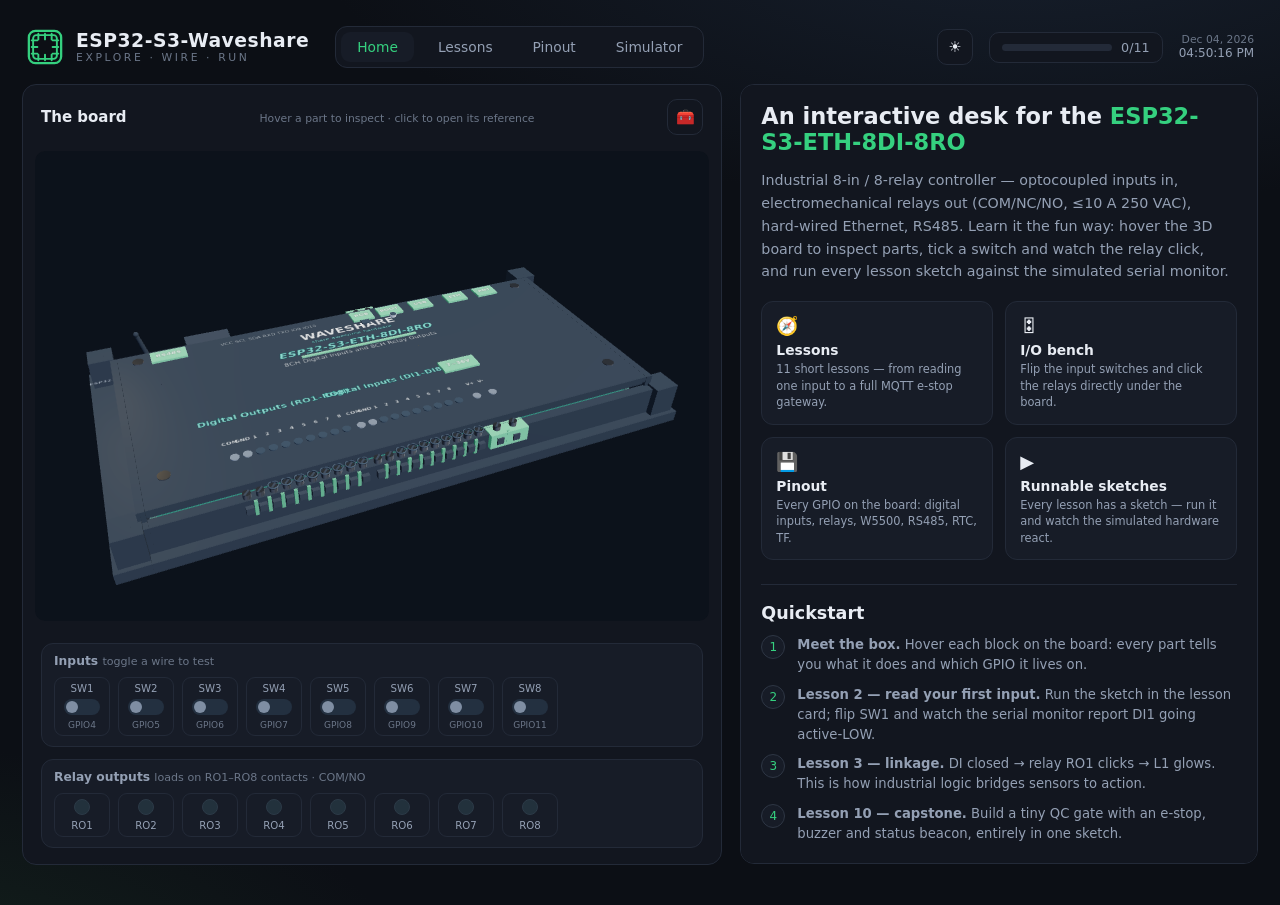
<file: index.html>
<!DOCTYPE html>
<html lang="en">
<head>
<meta charset="UTF-8">
<meta name="viewport" content="width=device-width, initial-scale=1.0">
<title>ESP32-S3-Waveshare</title>
<meta http-equiv="refresh" content="0; url=learn-esp32-s3/">
<style>
  body{font-family:"Segoe UI",system-ui,sans-serif;background:#eef1f6;color:#1b2534;
       display:flex;min-height:100vh;align-items:center;justify-content:center;margin:0}
  .card{background:#fff;border:1px solid #dde3ec;border-radius:14px;padding:28px 32px;max-width:430px}
  h1{margin:0 0 6px;font-size:1.3rem}
  p{margin:6px 0;color:#4c5a6f}
  a{color:#0d7a4f;font-weight:600}
</style>
</head>
<body>
<div class="card">
  <h1>ESP32-S3-Waveshare</h1>
  <p>Opening the interactive learning board…</p>
  <p>If nothing happens, <a href="learn-esp32-s3/">click here</a>.</p>
</div>
</body>
</html>
</file>
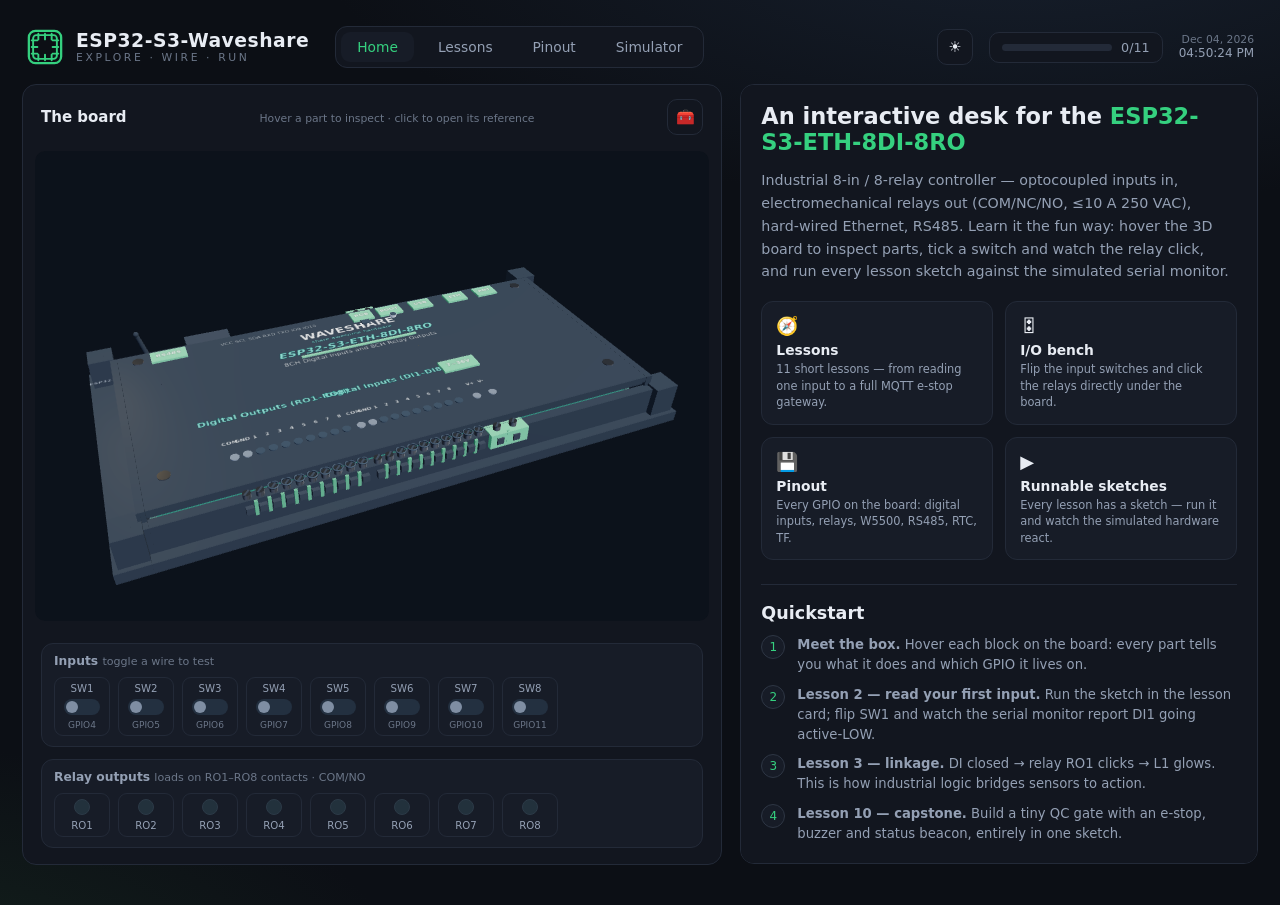
<file: learn-esp32-s3/index.html>
<!DOCTYPE html>
<html lang="en">
<head>
<meta charset="UTF-8">
<meta name="viewport" content="width=device-width, initial-scale=1.0">
<title>ESP32-S3-Waveshare</title>
<meta name="description" content="Learn industrial automation on an interactive Waveshare ESP32-S3-ETH-8DI-8RO: 8 optocoupled digital inputs, 8 relays with COM/NO/NC contacts, RS485 and Ethernet — with runnable sketch simulations.">
<link rel="stylesheet" href="app.css">
</head>
<body>
<div id="app">

  <!-- ===== Top bar ===== -->
  <header class="topbar">
    <div class="brand">
      <svg class="brand-logo" viewBox="0 0 40 40" aria-hidden="true">
        <rect x="3" y="3" width="34" height="34" rx="7" fill="none" stroke="currentColor" stroke-width="2.4"/>
        <rect x="7.5" y="7.5" width="25" height="25" rx="3.5" fill="none" stroke="currentColor" stroke-width="2"/>
        <g stroke="currentColor" stroke-width="2" stroke-linecap="round">
          <path d="M13 6v6M20 6v6M27 6v6M13 28v6M20 28v6M27 28v6M6 13h6M6 20h6M6 27h6M28 13h6M28 20h6M28 27h6"/>
        </g>
      </svg>
      <div class="brand-text">
        <h1>ESP32-S3-Waveshare</h1>
        <p>Explore · Wire · Run</p>
      </div>
    </div>

    <nav class="topnav" aria-label="Main">
      <button class="nav-btn is-active"   data-nav="home">Home</button>
      <button class="nav-btn"             data-nav="lessons">Lessons</button>
      <button class="nav-btn"             data-nav="pinout">Pinout</button>
      <button class="nav-btn"             data-nav="simulator">Simulator</button>
    </nav>

    <div class="status">
      <button class="theme-btn" id="theme-btn" title="Toggle light / dark theme">☀️</button>
      <div class="progress-chip" title="Lessons completed">
        <span class="progress-track"><span class="progress-fill" id="progress-fill"></span></span>
        <span class="progress-count" id="progress-count">0/11</span>
      </div>
      <time class="clock" id="clock"><span id="clock-date"></span><span id="clock-time"></span></time>
    </div>
  </header>

  <!-- ===== Main stage ===== -->
  <main class="stage">

    <!-- Left: the interactive board -->
    <section class="panel board-panel" aria-label="Interactive board">
      <div class="panel-head">
        <h2>The board</h2>
        <span class="hint">Hover a part to inspect · click to open its reference</span>
        <button class="theme-btn" id="case-btn" title="Inspector mode — lift the cover (3D view)">🧰</button>
      </div>
      <div class="board-scroll">
        <div id="frame-container"></div><!-- SVG injected here -->
      </div>
      <div class="bench">
        <div class="bench-block" id="bench-di">
          <h3>Inputs <small>toggle a wire to test</small></h3>
          <div class="switch-row" id="di-switches"></div>
        </div>        <div class="bench-block" id="bench-do">
          <h3>Relay outputs <small>loads on RO1–RO8 contacts · COM/NO</small></h3>
          <div class="lamp-row" id="do-lamps"></div>
        </div>
      </div>
    </section>

    <!-- Right: content panel -->
    <section class="panel content-panel" id="content-panel"></section>
  </main>
</div>

<script src="three.min.js"></script>
<script src="board3d.js"></script>
<script src="data.js"></script>
<script src="app.js"></script>
</body>
</html>
</file>
<file: learn-esp32-s3/app.css>
/* ============================================================
   ESP32-S3-Waveshare — Learn the Waveshare ESP32-S3-ETH-8DI-8RO
   ============================================================ */
:root{
  --bg:      #0c0f15;
  --panel:   #12161f;
  --panel-2: #171c27;
  --line:    #232a38;
  --line-2:  #2e3644;
  --ink:     #e8ecf3;
  --muted:   #94a0b4;
  --faint:   #6b7688;
  --ok:      #35d07f;
  --amber:   #ffb454;
  --info:    #58a6ff;
  --danger:  #ff7466;
  --di:      #58a6ff;
  --do:      #35d07f;
  --pcagreen:#0f2e24;
  --radii:   14px;

  /* themed surfaces + inks (dark defaults) */
  --bg-glow-1: #17202e;
  --bg-glow-2: #14231d;
  --code-bg:   var(--code-bg);
  --console-bg:#070b10;
  --code-ink:  #c9d5e4;
  --console-ink:#a8e6c8;
  --goal-bg:   #101a2a;  --goal-border:#23406b;  --goal-ink:#bcd7ff;
  --warn-bg:   #2a140f;  --warn-border:#6b3a2c;  --warn-ink:#ffcdc2;
  --row-sel:   #13221b;  --row-hover: #131a26;
  --done-border:#2e5a45;
  --do-on-ink: #b9ffd8;
  --run-bg:    #123527;  --run-border:#2e6b52;   --run-hover:#174634;
  --stop-bg:   #3a1310;  --stop-border:#6b2c25;  --stop-ink:#ff9d92; --stop-hover:#4a1713;
  --svg-case:  #1e2633;  --svg-case-line:#313d4e;
  --svg-pcb:   #0f2e24;  --svg-pcb-line: #1c453a;
  --svg-term:  #2b3442;  --svg-term-line:#3c4858;
  --svg-termc: #3a4553;  --svg-screw-line:#5b6a80;
  --svg-screw: #8f9db3;
  --svg-lamp:  #2c3a47;
  --svg-hole:  #0f141d;
  --svg-trace: #2f6b57;

  font-size:15px;
}
[data-theme="light"]{
  --bg:      #eef1f6;
  --panel:   #ffffff;
  --panel-2: #f2f5fa;
  --line:    #dde3ec;
  --line-2:  #c6cfdd;
  --ink:     #1b2534;
  --muted:   #4c5a6f;
  --faint:   #8593a8;

  --bg-glow-1: #e0e8f3;
  --bg-glow-2: #e3efe8;
  --code-bg:   #eceff5;
  --console-bg:#f7f9fc;
  --code-ink:  #24344c;
  --console-ink:#137a4e;
  --goal-bg:   #e9f2fd;  --goal-border:#9cc0ec;  --goal-ink:#27588c;
  --warn-bg:   #fdeee8;  --warn-border:#dfa28c;  --warn-ink:#8f4a3a;
  --row-sel:   #e1f1e8;  --row-hover: #ecf0f7;
  --done-border:#7fbf9f;
  --do-on-ink: #0e6a44;
  --run-bg:    #dcf3e7;  --run-border:#7fbf9f;   --run-hover:#c7ecd9;
  --stop-bg:   #fde3de;  --stop-border:#d98f7a;  --stop-ink:#a34a3a; --stop-hover:#f8d2cb;
  --svg-case:  #eef1f6;  --svg-case-line:#c3cddb;
  --svg-pcb:   #1a6b52;  --svg-pcb-line: #10493a;
  --svg-term:  #c8d3e1;  --svg-term-line:#96a6bb;
  --svg-termc: #b7c3d3;  --svg-screw-line:#5f7189;
  --svg-screw: #5f7189;
  --svg-lamp:  #2c3a47;
  --svg-hole:  #e8edf3;
  --svg-trace: #2f8a68;
}
*{box-sizing:border-box}
html,body{margin:0;padding:0}
body{
  background:
    radial-gradient(1200px 500px at 80% -10%, var(--bg-glow-1) 0%, transparent 60%),
    radial-gradient(900px 420px at -10% 110%, var(--bg-glow-2) 0%, transparent 60%),
    var(--bg);
  color:var(--ink);
  font-family:"Segoe UI", system-ui, -apple-system, Roboto, Arial, sans-serif;
  min-height:100vh;
}
h1,h2,h3,h4{margin:0;font-weight:600}
button{font:inherit;color:inherit;background:none;border:none;cursor:pointer}
code,kbd,pre{font-family:"Cascadia Code","JetBrains Mono",Consolas,monospace}

#app{max-width:1500px;margin:0 auto;padding:18px 22px 40px}

/* ================= Top bar ================= */
.topbar{
  display:flex;align-items:center;gap:26px;
  padding:8px 4px 16px;flex-wrap:wrap;
}
.brand{display:flex;align-items:center;gap:12px}
.brand .brand-logo{width:38px;height:38px;color:var(--ok)}
.brand h1{font-size:1.25rem;letter-spacing:.5px}
.brand p{margin:0;font-size:.72rem;color:var(--faint);letter-spacing:2.6px;text-transform:uppercase}
.topnav{display:flex;gap:8px;background:var(--panel);border:1px solid var(--line);padding:5px;border-radius:12px}
.nav-btn{
  padding:7px 16px;border-radius:9px;color:var(--muted);font-size:.92rem;
  transition:background .15s,color .15s;
}
.nav-btn:hover{background:var(--panel-2);color:var(--ink)}
.nav-btn.is-active{background:var(--panel-2);color:var(--ok)}
.status{margin-left:auto;display:flex;align-items:center;gap:16px}
.theme-btn{
  width:36px;height:36px;border-radius:10px;background:var(--panel);border:1px solid var(--line);
  display:flex;align-items:center;justify-content:center;font-size:1rem;transition:border-color .15s, transform .15s;
}
.theme-btn:hover{border-color:var(--line-2);transform:translateY(-1px)}
.progress-chip{display:flex;align-items:center;gap:9px;background:var(--panel);border:1px solid var(--line);
  border-radius:10px;padding:7px 12px}
.progress-track{width:110px;height:7px;border-radius:4px;background:var(--line);overflow:hidden;display:inline-block}
.progress-fill{display:block;height:100%;width:0%;border-radius:4px;background:linear-gradient(90deg,var(--ok),#7ee0b0);transition:width .5s}
.progress-count{font-size:.85rem;color:var(--muted);font-variant-numeric:tabular-nums}
.clock{display:flex;flex-direction:column;align-items:flex-end;line-height:1.25}
.clock span{font-size:.8rem;color:var(--muted);font-variant-numeric:tabular-nums}
.clock span:first-child{color:var(--faint);font-size:.72rem}

/* ================= Stage & panels ================= */
.stage{display:grid;grid-template-columns:minmax(520px,1.15fr) minmax(430px,.85fr);gap:18px;align-items:start}
@media (max-width:1080px){.stage{grid-template-columns:1fr}}

.panel{background:var(--panel);border:1px solid var(--line);border-radius:var(--radii);overflow:hidden}
.panel-head{display:flex;align-items:baseline;justify-content:space-between;gap:10px;padding:14px 18px 10px}
.panel-head h2{font-size:1rem}
.panel-head .hint{font-size:.72rem;color:var(--faint)}
.board-panel{position:sticky;top:14px}

.board-scroll{padding:6px 12px 12px}
.board-scroll svg{width:100%;height:auto;display:block;border-radius:10px}
#frame-container{position:relative;height:min(58vh,470px);min-height:340px;border-radius:10px;overflow:hidden;background:transparent}
#frame-container canvas{width:100% !important;height:100% !important;display:block;touch-action:none;border-radius:10px}

/* Callouts over board */
.co{position:absolute;transform:translate(-50%,-100%)}
.badge{display:inline-flex;align-items:center;gap:6px;background:#0d1320cc;border:1px solid var(--line-2);
  padding:3px 9px;border-radius:7px;font-size:.72rem;color:var(--ink);white-space:nowrap}
.badge b{color:var(--amber)}
.badge.on{border-color:var(--do);color:#d7ffe9}
.badge.on b{color:var(--do)}

/* ---------- SVG board styles ---------- */
.case{fill:var(--svg-case);stroke:var(--svg-case-line);stroke-width:2}
.case-in{fill:#161d29}
.pcb{fill:var(--svg-pcb);stroke:var(--svg-pcb-line);stroke-width:1.5}
.terminal-block{fill:var(--svg-term);stroke:var(--svg-term-line);stroke-width:1}
.terminal-circle{fill:var(--svg-termc);stroke:var(--svg-screw-line);stroke-width:1.4}
.screw{fill:var(--svg-screw)}
.part{cursor:pointer}
.part .hot{transition:all .15s;stroke:transparent;stroke-width:6;fill:transparent}
.part:hover .hot,.part.hot .hot{stroke:var(--amber);fill:var(--amber14, rgba(255,180,84,.08))}
.part.sel .hot{stroke:var(--ok)}
.part-label{fill:#c3cddb;font-size:11px;font-family:inherit;user-select:none;pointer-events:none}
.part-sym{user-select:none;pointer-events:none}
.al-label{fill:#7d8a9e;font-size:10px;font-family:inherit;user-select:none}
.shield{fill:#232c3c;stroke:#3d4b62;stroke-width:1.2}
.shield-hatch{stroke:#2e3a4d;stroke-width:1.4}
.chip{fill:#17322c;stroke:#2b5f4f;stroke-width:1}
.lamp-pcb{fill:#111a16;stroke:#28323f;stroke-width:1}
.lamp{fill:var(--svg-lamp);transition:fill .18s, filter .18s}
.lamp.on{fill:var(--do);filter:drop-shadow(0 0 5px #35d07f)}
.lamp-amp{fill:#0e141c;stroke:#2a3543;stroke-width:1}
.rj{fill:#20293a;stroke:#42506a;stroke-width:1.4}
.usbc{fill:#233040;stroke:#4a5a74;stroke-width:1.3}
.tf{fill:#20293a;stroke:#42506a;stroke-width:1.2}
.antenna{stroke:var(--svg-screw);stroke-width:2.4;stroke-linecap:round}
.rgb{fill:#25303f;transition:fill .3s, filter .3s}
.led-pwr{fill:#571f1f}
.led-pwr.on{fill:#ff5348;filter:drop-shadow(0 0 4px #ff5348)}
.led-txd{fill:#1c2a1e}
.led-txd.on{fill:#44e07a;filter:drop-shadow(0 0 4px #44e07a)}
.led-rxd{fill:#14203f}
.led-rxd.on{fill:#3f7dff;filter:drop-shadow(0 0 4px #3f7dff)}
.buzzer-hole{fill:var(--svg-hole);stroke:var(--svg-term-line);stroke-width:1}
.opto{fill:#22181f;stroke:#5a3a4a;stroke-width:1}
.relay-body{fill:#2f52c8;stroke:#1c3a8a;stroke-width:1.4;cursor:pointer}
.trace{stroke:var(--svg-trace);stroke-width:1.6;fill:none;opacity:.55}
.flow{fill:none;stroke-width:2.4;stroke-linecap:round;opacity:0;transition:opacity .3s}
.flow.on{opacity:1;stroke-dasharray:6 7;animation:flowmove 1s linear infinite}
.flow.off-anim{stroke-dasharray:0}
@keyframes flowmove{to{stroke-dashoffset:-13}}
.tr{transform-origin:center;transition:transform .15s ease}

/* ---------- Bench (I/O controls under board) ---------- */
.bench{padding:10px 18px 16px;display:grid;gap:12px}
.bench-block{background:var(--panel-2);border:1px solid var(--line);border-radius:12px;padding:10px 12px}
.bench-block h3{font-size:.82rem;color:var(--muted);font-weight:600}
.bench-block h3 small{color:var(--faint);font-weight:400;font-size:.74rem}
.switch-row,.lamp-row{display:flex;gap:8px;margin-top:9px;flex-wrap:wrap;align-items:center}
.mini-switch{
  width:56px;padding:5px 2px;border-radius:9px;background:var(--code-bg);border:1px solid var(--line);
  display:flex;flex-direction:column;align-items:center;gap:5px;font-size:.68rem;color:var(--muted);
}
.mini-switch .knob{
  width:36px;height:16px;border-radius:9px;background:#233040;position:relative;transition:background .2s;
}
.mini-switch .knob::after{
  content:"";position:absolute;top:2px;left:2px;width:12px;height:12px;border-radius:50%;
  background:#7f8ea3;transition:left .2s, background .2s;
}
.mini-switch.closed{border-color:#33517a}
.mini-switch.closed .knob{background:#33517a}
.mini-switch.closed .knob::after{left:22px;background:#58a6ff}
.mini-switch:hover{border-color:var(--line-2);color:var(--ink)}
.mini-lamp{
  width:56px;padding:5px 2px;border-radius:9px;background:var(--code-bg);border:1px solid var(--line);
  display:flex;flex-direction:column;align-items:center;gap:5px;font-size:.68rem;color:var(--muted);
}
.mini-lamp .dot{width:16px;height:16px;border-radius:50%;background:#22313c;border:1px solid #2c3a47;
  transition:background .18s, box-shadow .18s}
.mini-lamp.on{border-color:var(--done-border);color:var(--do-on-ink)}
.mini-lamp.on .dot{background:var(--do);box-shadow:0 0 6px var(--do)}
.mini-lamp:hover{border-color:var(--line-2);color:var(--ink)}

/* ---------- Content panel ---------- */
.content-panel{min-height:560px;max-height:calc(100vh - 120px);overflow-y:auto;scrollbar-width:thin;
  scrollbar-color:var(--line-2) transparent}
.view{padding:18px 20px 26px;display:none;animation:fade .25s}
.view.is-active{display:block}
@keyframes fade{from{opacity:0;transform:translateY(5px)}to{opacity:1;transform:none}}

/* Home */
.hero h2{font-size:1.5rem;margin-bottom:6px}
.hero h2 em{color:var(--ok);font-style:normal}
.hero p.lead{color:var(--muted);line-height:1.6;font-size:.95rem;max-width:52ch}
.feature-cards{display:grid;grid-template-columns:repeat(auto-fill,minmax(170px,1fr));gap:12px;margin-top:18px}
.fcard{background:var(--panel-2);border:1px solid var(--line);border-radius:12px;padding:13px 14px;cursor:pointer;
  transition:border-color .15s, transform .15s}
.fcard:hover{border-color:var(--line-2);transform:translateY(-2px)}
.fcard .num{font-size:1.2rem}
.fcard h4{margin:6px 0 3px;font-size:.92rem}
.fcard p{margin:0;font-size:.76rem;color:var(--muted);line-height:1.45}
.quickstart{margin-top:24px;border-top:1px solid var(--line);padding-top:18px}
.quickstart h3{margin-bottom:12px}
.step-list{list-style:none;margin:0;padding:0;display:grid;gap:10px}
.step-list li{display:flex;gap:12px;align-items:flex-start;color:var(--muted);font-size:.88rem;line-height:1.5}
.step-list .n{flex:none;width:24px;height:24px;border-radius:50%;background:var(--panel-2);border:1px solid var(--line-2);
  display:flex;align-items:center;justify-content:center;font-size:.8rem;color:var(--ok)}

/* Lessons */
.lesson-list{display:grid;gap:10px;margin-top:8px}
.lesson-item{background:var(--panel-2);border:1px solid var(--line);border-radius:12px;padding:12px 14px;
  cursor:pointer;display:flex;gap:14px;align-items:flex-start;transition:border-color .15s}
.lesson-item:hover{border-color:var(--line-2)}
.lesson-item.done{border-color:var(--done-border)}
.lesson-item.active{border-color:var(--ok);background:var(--row-sel)}
.lesson-item .lnum{flex:none;width:34px;height:34px;border-radius:9px;background:var(--code-bg);border:1px solid var(--line-2);
  display:grid;place-items:center;color:var(--ok);font-weight:700;font-size:.9rem}
.lesson-item.done .lnum::after{content:none}
.lesson-item .lbody h4{font-size:.95rem}
.lesson-item .lbody p{margin:3px 0 0;font-size:.78rem;color:var(--muted);line-height:1.45}
.lesson-item .done-mark{margin-left:auto;color:var(--ok);font-size:.85rem;align-self:center}
.backlink{color:var(--info);background:none;border:none;font-size:.85rem;padding:0;margin:4px 0 14px;cursor:pointer}
.backlink:hover{text-decoration:underline}
.lesson-detail h2{font-size:1.25rem;margin-bottom:4px}
.lesson-detail .sub{color:var(--faint);font-size:.8rem;margin-bottom:16px}
.lesson-detail article{color:var(--muted);line-height:1.65;font-size:.9rem}
.lesson-detail article p{margin:10px 0}
.lesson-detail article ul{margin:8px 0 10px;padding-left:20px}
.lesson-detail article li{margin:4px 0}
.lesson-detail article b{color:var(--ink)}
.lesson-detail article .term{color:var(--amber);font-weight:600}
.goal{background:var(--goal-bg);border:1px solid var(--goal-border);border-radius:10px;padding:10px 14px;margin:12px 0;
  font-size:.85rem;color:var(--goal-ink)}
.goal::before{content:"🎯 Goal: ";font-weight:700;color:var(--info)}
.warnbox{background:var(--warn-bg);border:1px solid var(--warn-border);border-radius:10px;padding:10px 14px;margin:12px 0;
  font-size:.85rem;color:var(--warn-ink)}
.warnbox::before{content:"⚠ Careful: ";font-weight:700;color:var(--danger)}
.code-card{margin:14px 0}
.code-card .code-head{
  display:flex;align-items:center;gap:8px;background:var(--code-bg);border:1px solid var(--line);
  border-radius:10px 10px 0 0;padding:8px 12px;font-size:.75rem;color:var(--muted)
}
.code-card .code-head .grow{flex:1}
.btn-run,.btn-stop{
  padding:5px 13px;border-radius:8px;font-size:.8rem;font-weight:600;
  background:var(--run-bg);border:1px solid var(--run-border);color:var(--ok);transition:background .15s
}
.btn-run:hover{background:var(--run-hover)}
.btn-run:disabled{opacity:.4;cursor:not-allowed}
.btn-stop{background:var(--stop-bg);border-color:var(--stop-border);color:var(--stop-ink);display:none}
.btn-stop:hover{background:var(--stop-hover)}
.code-card pre{
  margin:0;background:var(--code-bg);border:1px solid var(--line);border-top:none;
  border-radius:0 0 10px 10px;padding:13px 16px;font-size:.8rem;line-height:1.6;
  overflow-x:auto;color:var(--code-ink)
}
.tok-kw{color:#ff7ea8}
.tok-fn{color:#7cc7ff}
.tok-num{color:#ffd08a}
.tok-str{color:#a5e6a1}
.tok-com{color:#5a6678;font-style:italic}
.tok-pin{color:var(--amber);font-weight:600}
.lesson-actions{display:flex;gap:10px;margin-top:18px;flex-wrap:wrap}
.btn-ghost{padding:8px 16px;border-radius:9px;border:1px solid var(--line-2);background:var(--panel-2);
  color:var(--ink);font-size:.85rem}
.btn-ghost:hover{border-color:var(--ok);color:var(--ok)}
.btn-success{background:var(--run-bg);border-color:var(--run-border);color:var(--ok)}

/* Serial monitor */
.console{background:var(--console-bg);border:1px solid var(--line);border-radius:10px;margin-top:12px}
.console-head{display:flex;align-items:center;gap:10px;padding:8px 12px;border-bottom:1px solid var(--line);
  font-size:.76rem;color:var(--muted)}
.console-dot{width:8px;height:8px;border-radius:50%;background:var(--faint)}
.console-dot.live{background:var(--ok);box-shadow:0 0 6px var(--ok)}
.console-title{font-weight:700}
.console-status{color:var(--faint)}
.console-close{margin-left:auto;color:var(--faint);font-size:1rem;padding:0 4px}
.console-close:hover{color:var(--danger)}
.console-lines{
  padding:10px 14px;height:190px;overflow-y:auto;font-size:.78rem;line-height:1.55;color:var(--console-ink);
  white-space:pre-wrap;word-break:break-word;
  scrollbar-width:thin;
}
.console-lines .tstamp{color:var(--faint);margin-right:6px}
.console-lines.empty::before{content:"— idle — press ▶ Run on a lesson sketch";color:var(--faint)}

/* Pinout */
.pin-group{margin:16px 0}
.pin-group h3{font-size:.95rem;margin-bottom:8px;color:var(--amber)}
table.pin-table{width:100%;border-collapse:collapse;font-size:.78rem}
table.pin-table th,table.pin-table td{padding:7px 9px;border-bottom:1px solid var(--line);text-align:left;vertical-align:top}
table.pin-table th{color:var(--faint);font-weight:600;font-size:.72rem;text-transform:uppercase;letter-spacing:.8px}
table.pin-table td code{background:var(--code-bg);border:1px solid var(--line);border-radius:5px;padding:1px 6px;color:var(--amber);font-size:.75rem;white-space:nowrap}
table.pin-table tr.sel td{background:var(--row-sel)}
table.pin-table tr:hover td{background:var(--row-hover)}

/* Popover */
.popover{
  position:fixed;z-index:60;max-width:320px;background:var(--panel);border:1px solid var(--line-2);
  border-radius:12px;padding:12px 14px;font-size:.8rem;color:var(--muted);line-height:1.5;
  box-shadow:0 12px 40px #00000090;pointer-events:none;opacity:0;transition:opacity .12s;
}
.popover.show{opacity:1}
.popover h4{color:var(--ink);font-size:.9rem;margin-bottom:4px}
.popover .p-kw{color:var(--amber);font-weight:600}
.popover .go{margin-top:8px;display:block;color:var(--info);cursor:pointer;font-size:.76rem}
.popover .go:hover{text-decoration:underline}

.footer-note{margin-top:26px;padding-top:14px;border-top:1px solid var(--line);
  color:var(--faint);font-size:.75rem;line-height:1.6}
.footer-note a{color:var(--info)}
kbd{background:var(--code-bg);border:1px solid var(--line-2);border-bottom-width:2px;border-radius:5px;padding:1px 6px;font-size:.75rem}
.tag{display:inline-block;background:var(--panel-2);border:1px solid var(--line-2);color:var(--muted);
  border-radius:6px;padding:2px 8px;font-size:.7rem;margin:2px 4px 2px 0}
.tag.ok{color:var(--ok);border-color:var(--done-border)}
.tag.blue{color:var(--info);border-color:#2d4a75}
.tag.amber{color:var(--amber);border-color:#6b5320}

/* simulator deck extras */
.sim-controls{display:flex;flex-wrap:wrap;gap:10px;margin:16px 0}
.sim-btn{padding:9px 14px;border-radius:10px;background:var(--panel-2);border:1px solid var(--line-2);
  color:var(--ink);font-size:.85rem;transition:border-color .15s,color .15s}
.sim-btn:hover{border-color:var(--ok);color:var(--ok)}
.sim-log{background:#070b10;border:1px solid var(--line);border-radius:10px;padding:10px 14px;max-height:320px;
  overflow-y:auto;font-size:.76rem;line-height:1.6;color:#9fb8c8;
  font-family:"Cascadia Code",Consolas,monospace;scrollbar-width:thin}
.sim-log #sim-log-lines div{border-bottom:1px dashed #14202b;padding:2px 0}
.inline-code{display:block;margin:8px 0;background:var(--code-bg);border:1px solid var(--line);border-radius:6px;
  padding:8px 12px;font-size:.78rem;color:#c9d5e4;overflow-x:auto;
  font-family:"Cascadia Code","JetBrains Mono",Consolas,monospace}
.mini-switch .gpio{font-size:.6rem;color:var(--faint)}
.popover p{margin:6px 0 0}
.tip-inline{background:#101a2a;border:1px solid #23406b;border-radius:10px;padding:8px 12px;font-size:.82rem;color:#bcd7ff}
</file>
